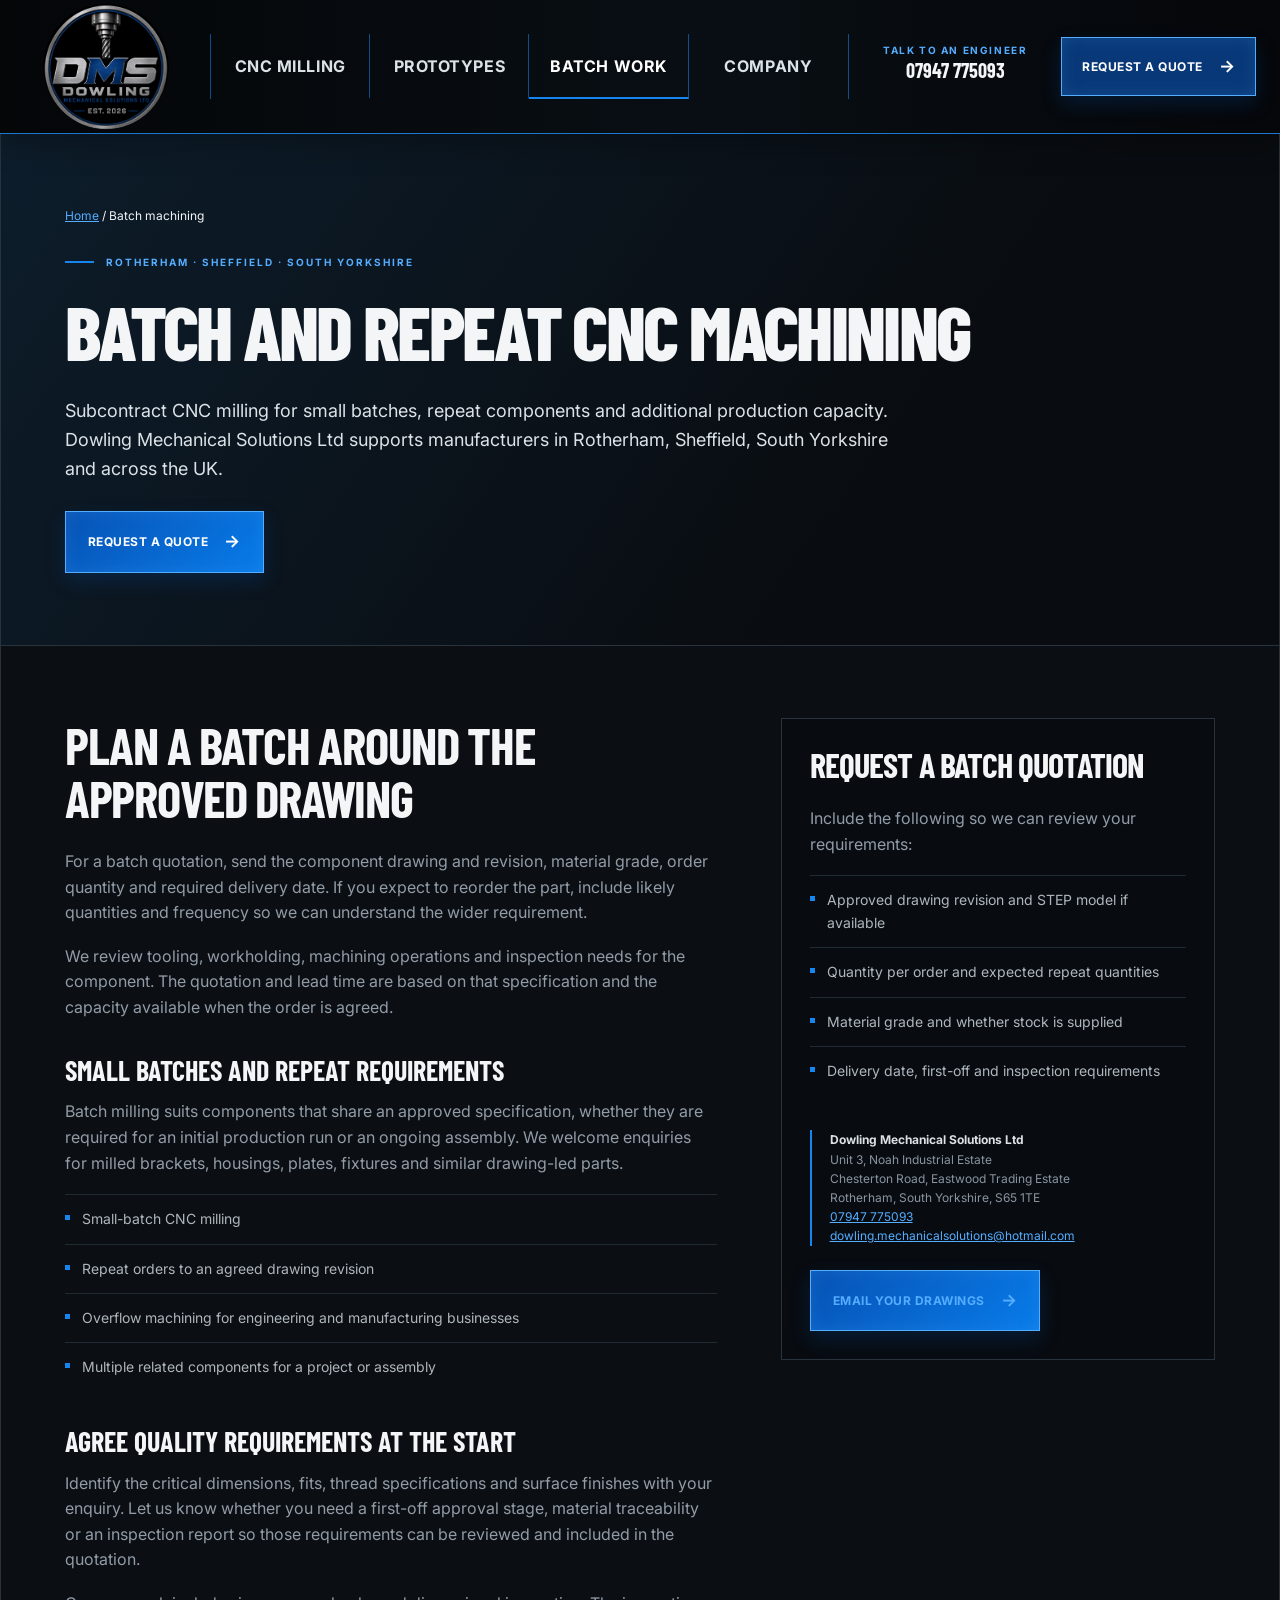
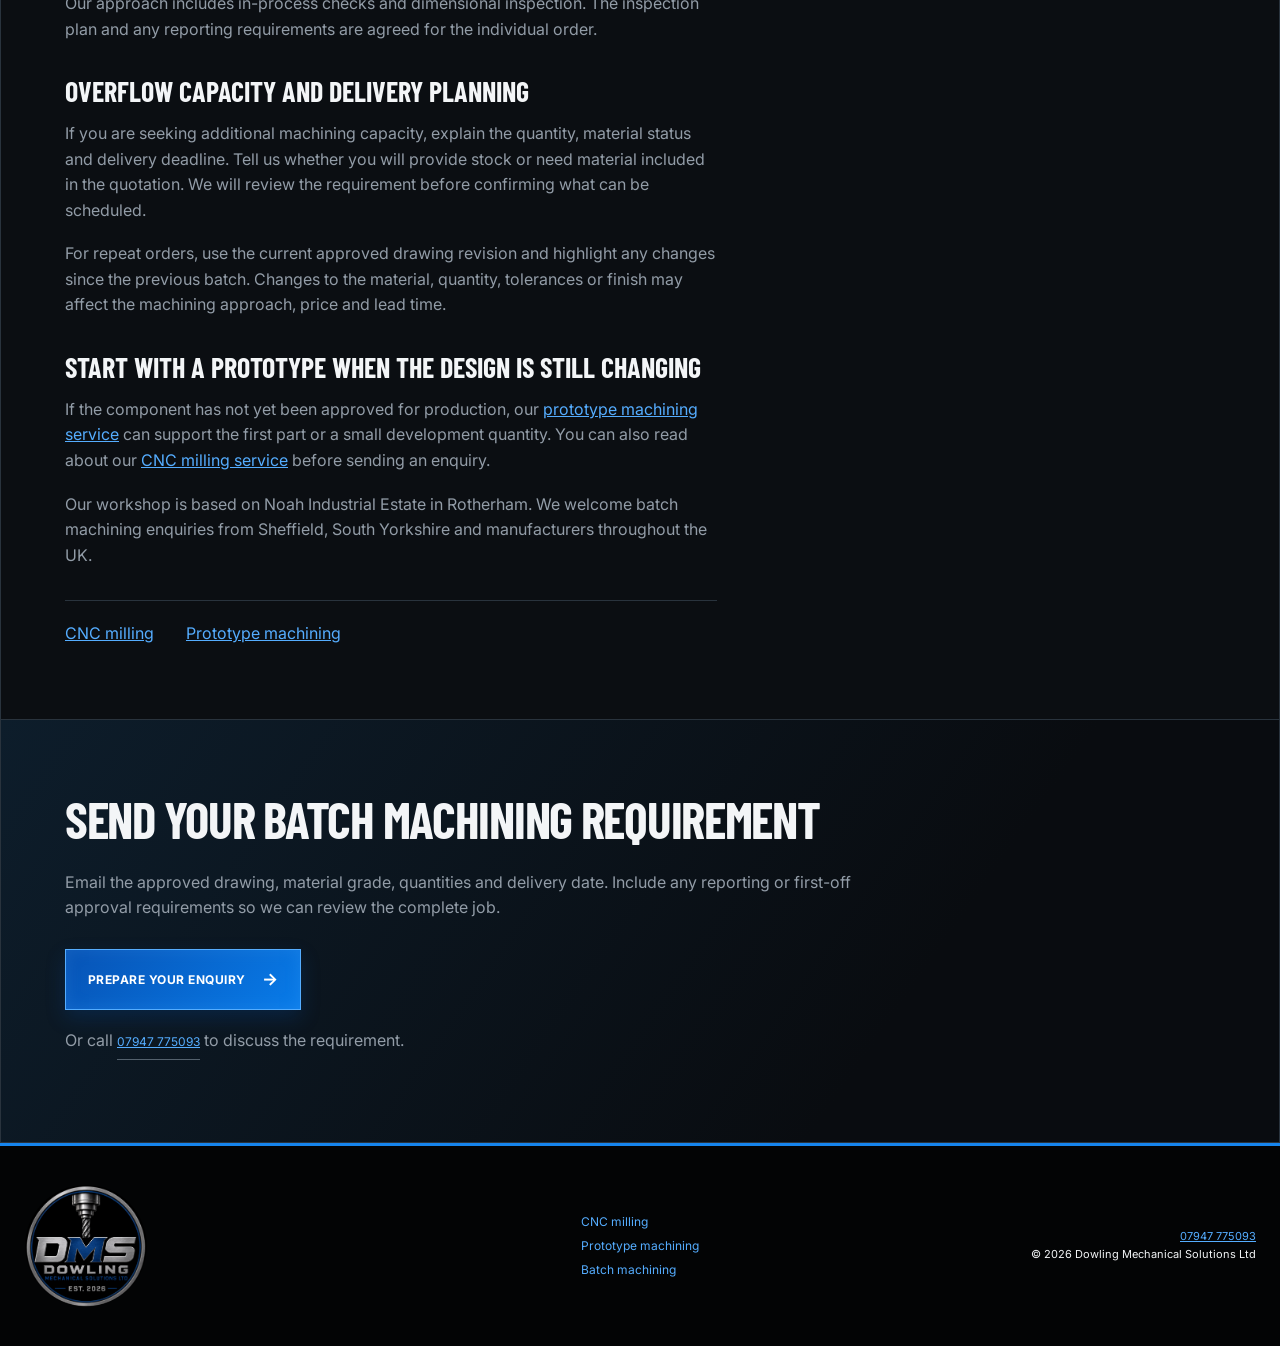
<file: batch-machining/index.html>
<!DOCTYPE html>
<html lang="en-GB">
<head>
  <meta charset="UTF-8" />
  <meta name="viewport" content="width=device-width, initial-scale=1.0" />
  <title>Batch CNC Machining in Rotherham | Dowling Mechanical Solutions</title>
  <meta name="description" content="Batch and repeat CNC milling from Rotherham for Sheffield and UK manufacturers. Drawing-led production, overflow machining and quotations for repeat orders." />
  <link rel="canonical" href="https://www.dowlingmechanicalsolutions.co.uk/batch-machining/" />
  <meta property="og:type" content="website" />
  <meta property="og:locale" content="en_GB" />
  <meta property="og:site_name" content="Dowling Mechanical Solutions Ltd" />
  <meta property="og:title" content="Batch CNC Machining in Rotherham | Dowling Mechanical Solutions" />
  <meta property="og:description" content="Batch and repeat CNC milling from Rotherham for Sheffield and UK manufacturers. Drawing-led production, overflow machining and quotations for repeat orders." />
  <meta property="og:url" content="https://www.dowlingmechanicalsolutions.co.uk/batch-machining/" />
  <meta property="og:image" content="https://www.dowlingmechanicalsolutions.co.uk/LOGO%20FOR%20BUSINESS%20FINAL.png" />
  <link rel="stylesheet" href="/styles.css" />
  <script type="application/ld+json">
{
  "@context": "https://schema.org",
  "@graph": [
    {
      "@type": "Service",
      "@id": "https://www.dowlingmechanicalsolutions.co.uk/batch-machining/#service",
      "name": "Batch machining",
      "url": "https://www.dowlingmechanicalsolutions.co.uk/batch-machining/",
      "description": "Batch and repeat CNC milling from Rotherham for Sheffield and UK manufacturers. Drawing-led production, overflow machining and quotations for repeat orders.",
      "provider": {
        "@id": "https://www.dowlingmechanicalsolutions.co.uk/#business"
      },
      "areaServed": [
        "Rotherham",
        "Sheffield",
        "South Yorkshire",
        "United Kingdom"
      ]
    },
    {
      "@type": "BreadcrumbList",
      "itemListElement": [
        {
          "@type": "ListItem",
          "position": 1,
          "name": "Home",
          "item": "https://www.dowlingmechanicalsolutions.co.uk/"
        },
        {
          "@type": "ListItem",
          "position": 2,
          "name": "Batch machining",
          "item": "https://www.dowlingmechanicalsolutions.co.uk/batch-machining/"
        }
      ]
    }
  ]
}
  </script>
  <link rel="icon" type="image/png" href="/LOGO%20FOR%20BUSINESS%20FINAL.png" />
</head>
<body>
  <header class="site-header">
    <a class="brand" href="/" aria-label="Dowling Mechanical Solutions Ltd home"><img src="/LOGO%20FOR%20BUSINESS%20FINAL.png?v=20260724" alt="Dowling Mechanical Solutions Ltd" /></a>
    <button class="menu-toggle" aria-label="Toggle navigation" aria-controls="primary-navigation" aria-expanded="false">Menu</button>
    <nav class="site-nav" id="primary-navigation" aria-label="Primary navigation">
      <a href="/cnc-milling/">CNC milling</a>
      <a href="/prototype-machining/">Prototypes</a>
      <a href="/batch-machining/" aria-current="page">Batch work</a>
      <a href="/#about">Company</a>
    </nav>
    <div class="header-actions">
      <a class="phone" href="tel:+447947775093"><small>Talk to an engineer</small>07947 775093</a>
      <a class="quote-button" href="/#contact">Request a quote <span>&rarr;</span></a>
    </div>
  </header>
  <main class="service-page">
    <section class="section service-page-hero">
      <nav class="breadcrumb" aria-label="Breadcrumb"><a href="/">Home</a> / <span aria-current="page">Batch machining</span></nav>
      <p class="eyebrow"><span></span>Rotherham &middot; Sheffield &middot; South Yorkshire</p>
      <h1>Batch and repeat CNC machining</h1>
      <p class="lead">Subcontract CNC milling for small batches, repeat components and additional production capacity. Dowling Mechanical Solutions Ltd supports manufacturers in Rotherham, Sheffield, South Yorkshire and across the UK.</p>
      <a class="primary" href="/#contact">Request a quote <span>&rarr;</span></a>
    </section>
    <section class="section service-content">
      <div>
        <h2>Plan a batch around the approved drawing</h2>
<p>For a batch quotation, send the component drawing and revision, material grade, order quantity and required delivery date. If you expect to reorder the part, include likely quantities and frequency so we can understand the wider requirement.</p>
<p>We review tooling, workholding, machining operations and inspection needs for the component. The quotation and lead time are based on that specification and the capacity available when the order is agreed.</p>
<h3>Small batches and repeat requirements</h3>
<p>Batch milling suits components that share an approved specification, whether they are required for an initial production run or an ongoing assembly. We welcome enquiries for milled brackets, housings, plates, fixtures and similar drawing-led parts.</p>
<ul><li>Small-batch CNC milling</li><li>Repeat orders to an agreed drawing revision</li><li>Overflow machining for engineering and manufacturing businesses</li><li>Multiple related components for a project or assembly</li></ul>
<h3>Agree quality requirements at the start</h3>
<p>Identify the critical dimensions, fits, thread specifications and surface finishes with your enquiry. Let us know whether you need a first-off approval stage, material traceability or an inspection report so those requirements can be reviewed and included in the quotation.</p>
<p>Our approach includes in-process checks and dimensional inspection. The inspection plan and any reporting requirements are agreed for the individual order.</p>
<h3>Overflow capacity and delivery planning</h3>
<p>If you are seeking additional machining capacity, explain the quantity, material status and delivery deadline. Tell us whether you will provide stock or need material included in the quotation. We will review the requirement before confirming what can be scheduled.</p>
<p>For repeat orders, use the current approved drawing revision and highlight any changes since the previous batch. Changes to the material, quantity, tolerances or finish may affect the machining approach, price and lead time.</p>
<h3>Start with a prototype when the design is still changing</h3>
<p>If the component has not yet been approved for production, our <a href="/prototype-machining/">prototype machining service</a> can support the first part or a small development quantity. You can also read about our <a href="/cnc-milling/">CNC milling service</a> before sending an enquiry.</p>
<p>Our workshop is based on Noah Industrial Estate in Rotherham. We welcome batch machining enquiries from Sheffield, South Yorkshire and manufacturers throughout the UK.</p>
        <nav class="related-services" aria-label="Related machining services"><a href="/cnc-milling/">CNC milling</a><a href="/prototype-machining/">Prototype machining</a></nav>
      </div>
      <aside aria-label="Quotation details">
        <h2>Request a batch quotation</h2>
        <p>Include the following so we can review your requirements:</p>
        <ul><li>Approved drawing revision and STEP model if available</li><li>Quantity per order and expected repeat quantities</li><li>Material grade and whether stock is supplied</li><li>Delivery date, first-off and inspection requirements</li></ul>
        <address><strong>Dowling Mechanical Solutions Ltd</strong><br />Unit 3, Noah Industrial Estate<br />Chesterton Road, Eastwood Trading Estate<br />Rotherham, South Yorkshire, S65 1TE<br /><a href="tel:+447947775093">07947 775093</a><br /><a href="mailto:dowling.mechanicalsolutions@hotmail.com">dowling.mechanicalsolutions@hotmail.com</a></address>
        <a class="primary" href="mailto:dowling.mechanicalsolutions@hotmail.com?subject=Batch%20machining%20enquiry">Email your drawings <span>&rarr;</span></a>
      </aside>
    </section>
    <section class="section service-cta">
      <h2>Send your batch machining requirement</h2>
      <p>Email the approved drawing, material grade, quantities and delivery date. Include any reporting or first-off approval requirements so we can review the complete job.</p>
      <a class="primary" href="/#contact">Prepare your enquiry <span>&rarr;</span></a>
      <p>Or call <a href="tel:+447947775093" class="text-link">07947 775093</a> to discuss the requirement.</p>
    </section>
  </main>
  <footer class="site-footer">
    <a class="footer-brand" href="/"><img src="/LOGO%20FOR%20BUSINESS%20FINAL.png?v=20260724" alt="Dowling Mechanical Solutions Ltd" /></a>
    <nav class="footer-services" aria-label="Machining services"><a href="/cnc-milling/">CNC milling</a><a href="/prototype-machining/">Prototype machining</a><a href="/batch-machining/">Batch machining</a></nav>
    <div><a href="tel:+447947775093">07947 775093</a><span>&copy; 2026 Dowling Mechanical Solutions Ltd</span></div>
  </footer>
  <script src="/script.js"></script>
</body>
</html>
</file>
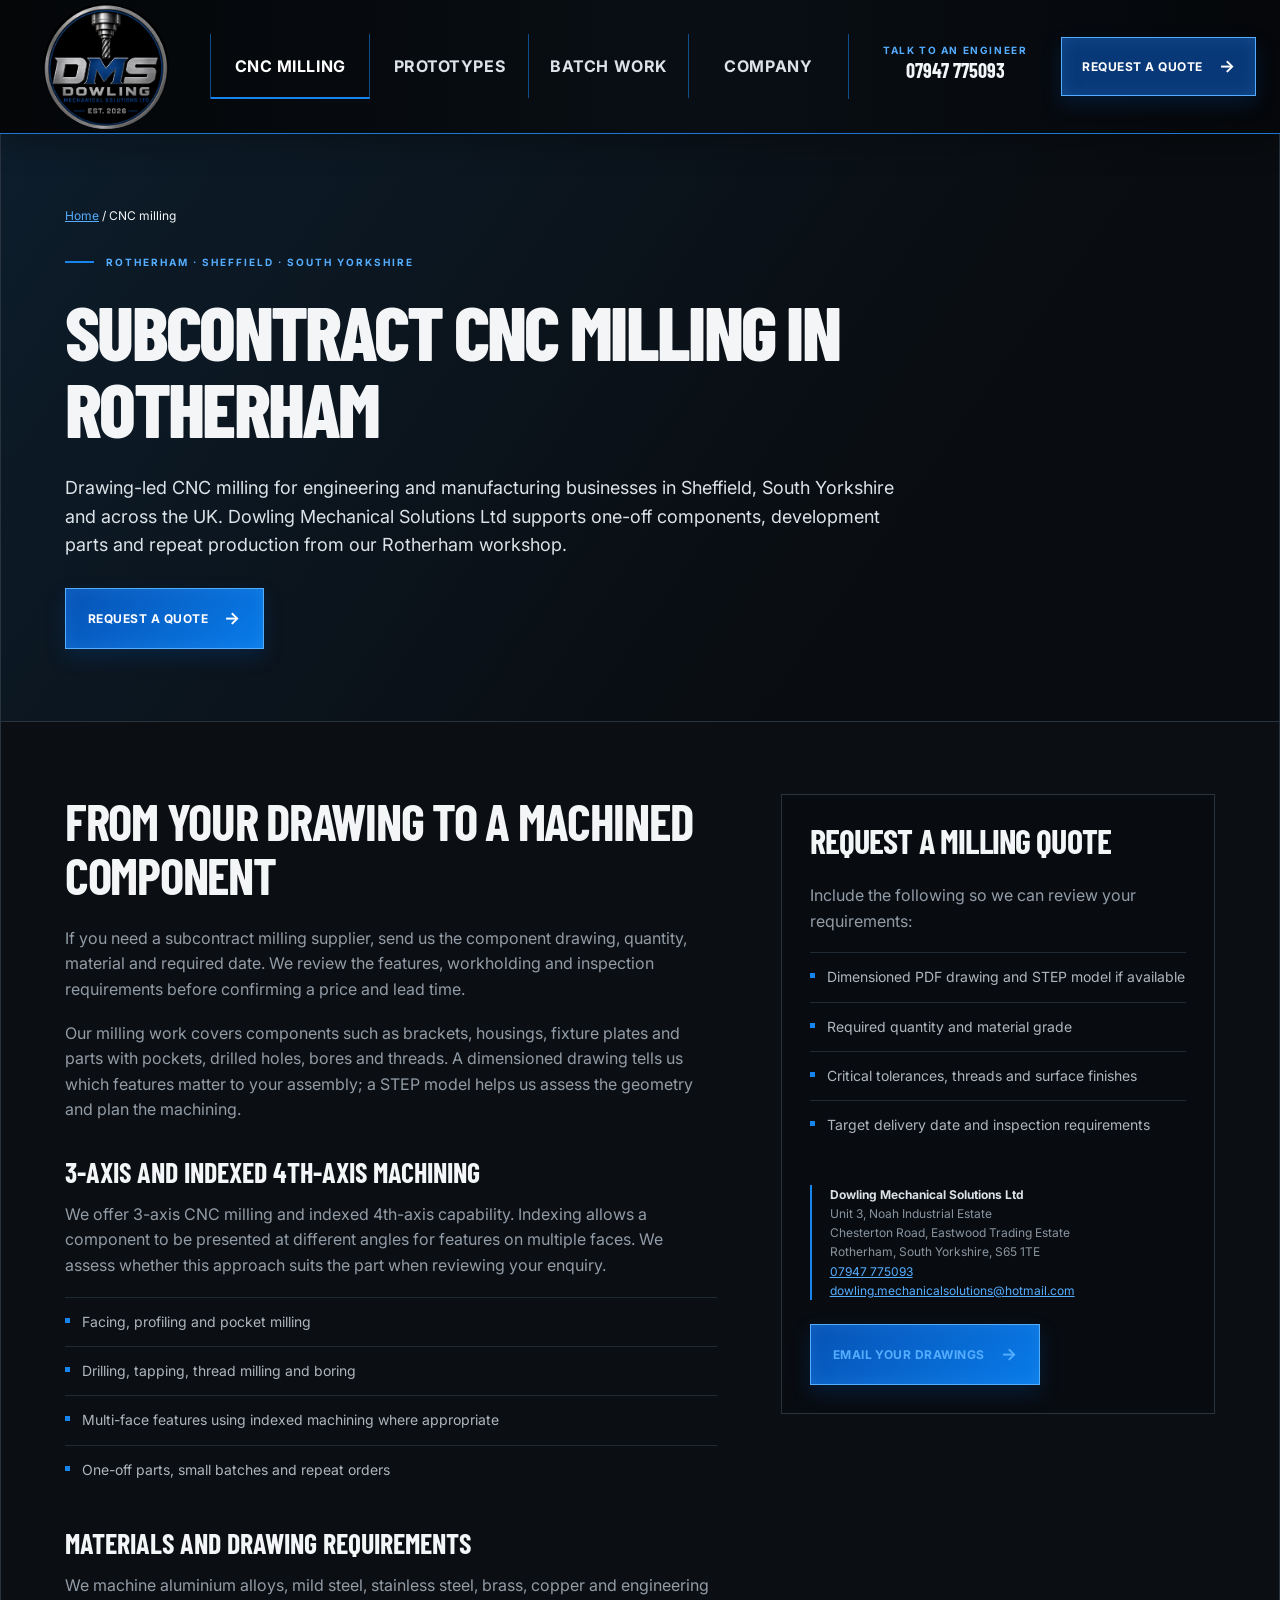
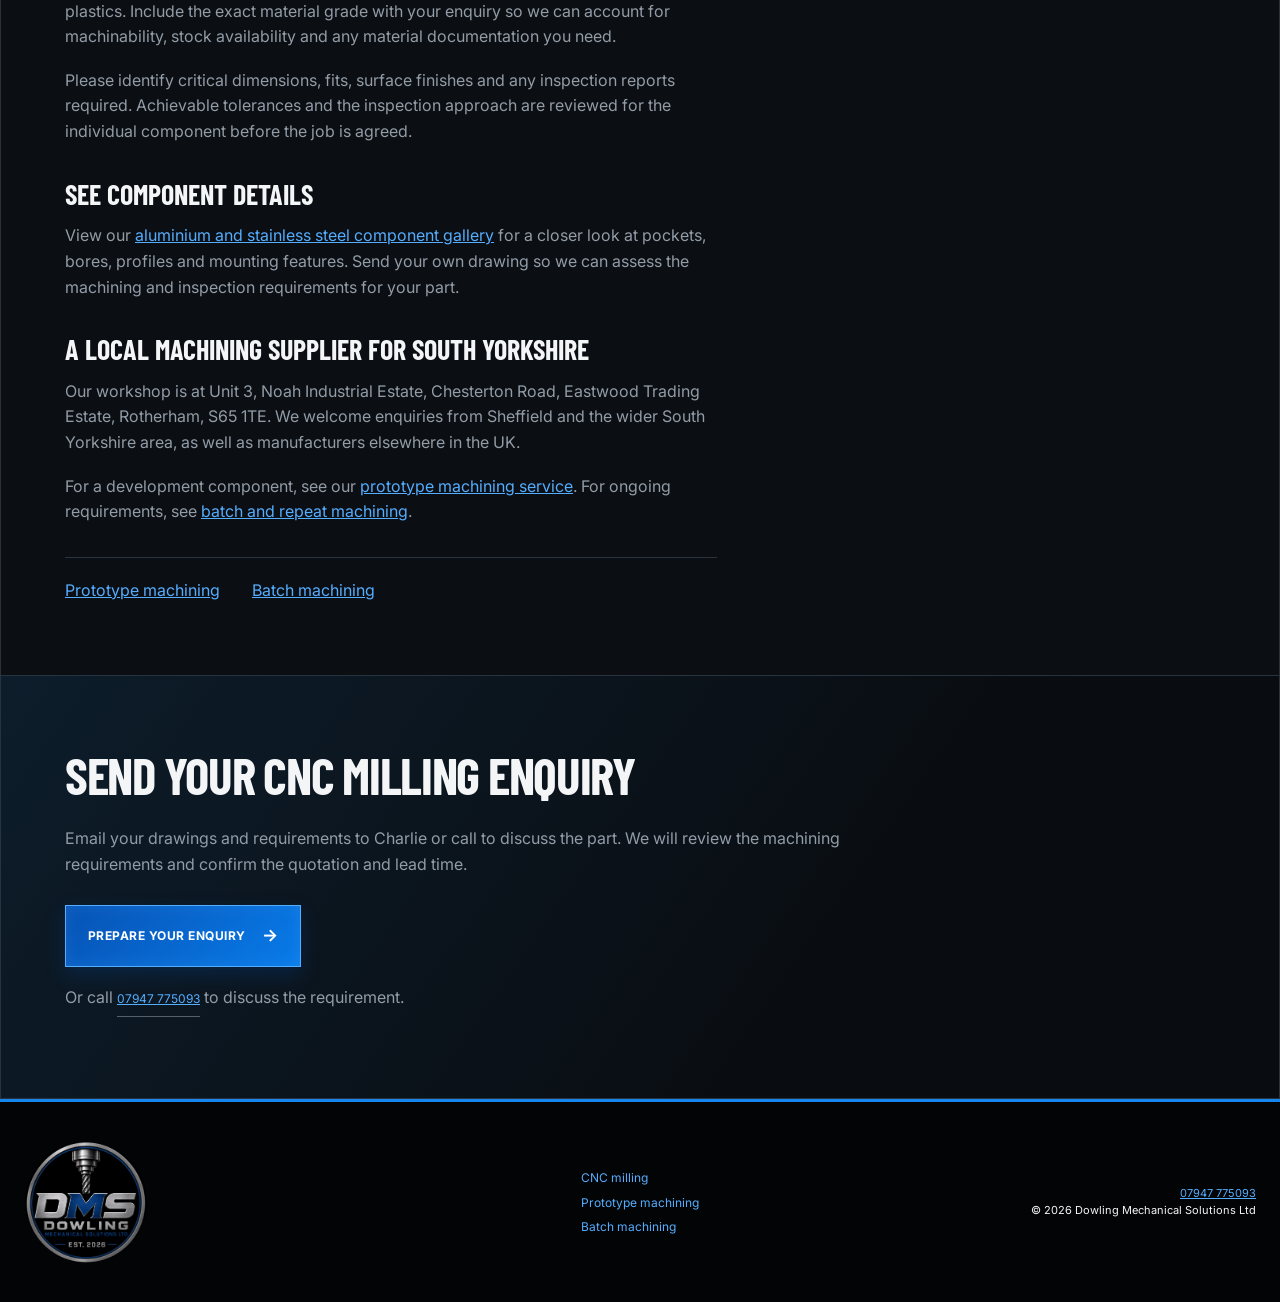
<file: cnc-milling/index.html>
<!DOCTYPE html>
<html lang="en-GB">
<head>
  <meta charset="UTF-8" />
  <meta name="viewport" content="width=device-width, initial-scale=1.0" />
  <title>CNC Milling Services in Rotherham | Dowling Mechanical Solutions</title>
  <meta name="description" content="Subcontract CNC milling in Rotherham for Sheffield and UK manufacturers. 3-axis and indexed 4th-axis machining for one-off parts, prototypes and batches." />
  <link rel="canonical" href="https://www.dowlingmechanicalsolutions.co.uk/cnc-milling/" />
  <meta property="og:type" content="website" />
  <meta property="og:locale" content="en_GB" />
  <meta property="og:site_name" content="Dowling Mechanical Solutions Ltd" />
  <meta property="og:title" content="CNC Milling Services in Rotherham | Dowling Mechanical Solutions" />
  <meta property="og:description" content="Subcontract CNC milling in Rotherham for Sheffield and UK manufacturers. 3-axis and indexed 4th-axis machining for one-off parts, prototypes and batches." />
  <meta property="og:url" content="https://www.dowlingmechanicalsolutions.co.uk/cnc-milling/" />
  <meta property="og:image" content="https://www.dowlingmechanicalsolutions.co.uk/LOGO%20FOR%20BUSINESS%20FINAL.png" />
  <link rel="stylesheet" href="/styles.css" />
  <script type="application/ld+json">
{
  "@context": "https://schema.org",
  "@graph": [
    {
      "@type": "Service",
      "@id": "https://www.dowlingmechanicalsolutions.co.uk/cnc-milling/#service",
      "name": "CNC milling",
      "url": "https://www.dowlingmechanicalsolutions.co.uk/cnc-milling/",
      "description": "Subcontract CNC milling in Rotherham for Sheffield and UK manufacturers. 3-axis and indexed 4th-axis machining for one-off parts, prototypes and batches.",
      "provider": {
        "@id": "https://www.dowlingmechanicalsolutions.co.uk/#business"
      },
      "areaServed": [
        "Rotherham",
        "Sheffield",
        "South Yorkshire",
        "United Kingdom"
      ]
    },
    {
      "@type": "BreadcrumbList",
      "itemListElement": [
        {
          "@type": "ListItem",
          "position": 1,
          "name": "Home",
          "item": "https://www.dowlingmechanicalsolutions.co.uk/"
        },
        {
          "@type": "ListItem",
          "position": 2,
          "name": "CNC milling",
          "item": "https://www.dowlingmechanicalsolutions.co.uk/cnc-milling/"
        }
      ]
    }
  ]
}
  </script>
  <link rel="icon" type="image/png" href="/LOGO%20FOR%20BUSINESS%20FINAL.png" />
</head>
<body>
  <header class="site-header">
    <a class="brand" href="/" aria-label="Dowling Mechanical Solutions Ltd home"><img src="/LOGO%20FOR%20BUSINESS%20FINAL.png?v=20260724" alt="Dowling Mechanical Solutions Ltd" /></a>
    <button class="menu-toggle" aria-label="Toggle navigation" aria-controls="primary-navigation" aria-expanded="false">Menu</button>
    <nav class="site-nav" id="primary-navigation" aria-label="Primary navigation">
      <a href="/cnc-milling/" aria-current="page">CNC milling</a>
      <a href="/prototype-machining/">Prototypes</a>
      <a href="/batch-machining/">Batch work</a>
      <a href="/#about">Company</a>
    </nav>
    <div class="header-actions">
      <a class="phone" href="tel:+447947775093"><small>Talk to an engineer</small>07947 775093</a>
      <a class="quote-button" href="/#contact">Request a quote <span>&rarr;</span></a>
    </div>
  </header>
  <main class="service-page">
    <section class="section service-page-hero">
      <nav class="breadcrumb" aria-label="Breadcrumb"><a href="/">Home</a> / <span aria-current="page">CNC milling</span></nav>
      <p class="eyebrow"><span></span>Rotherham &middot; Sheffield &middot; South Yorkshire</p>
      <h1>Subcontract CNC milling in Rotherham</h1>
      <p class="lead">Drawing-led CNC milling for engineering and manufacturing businesses in Sheffield, South Yorkshire and across the UK. Dowling Mechanical Solutions Ltd supports one-off components, development parts and repeat production from our Rotherham workshop.</p>
      <a class="primary" href="/#contact">Request a quote <span>&rarr;</span></a>
    </section>
    <section class="section service-content">
      <div>
        <h2>From your drawing to a machined component</h2>
<p>If you need a subcontract milling supplier, send us the component drawing, quantity, material and required date. We review the features, workholding and inspection requirements before confirming a price and lead time.</p>
<p>Our milling work covers components such as brackets, housings, fixture plates and parts with pockets, drilled holes, bores and threads. A dimensioned drawing tells us which features matter to your assembly; a STEP model helps us assess the geometry and plan the machining.</p>
<h3>3-axis and indexed 4th-axis machining</h3>
<p>We offer 3-axis CNC milling and indexed 4th-axis capability. Indexing allows a component to be presented at different angles for features on multiple faces. We assess whether this approach suits the part when reviewing your enquiry.</p>
<ul><li>Facing, profiling and pocket milling</li><li>Drilling, tapping, thread milling and boring</li><li>Multi-face features using indexed machining where appropriate</li><li>One-off parts, small batches and repeat orders</li></ul>
<h3>Materials and drawing requirements</h3>
<p>We machine aluminium alloys, mild steel, stainless steel, brass, copper and engineering plastics. Include the exact material grade with your enquiry so we can account for machinability, stock availability and any material documentation you need.</p>
<p>Please identify critical dimensions, fits, surface finishes and any inspection reports required. Achievable tolerances and the inspection approach are reviewed for the individual component before the job is agreed.</p>
<h3>See component details</h3>
<p>View our <a href="/#machined-components">aluminium and stainless steel component gallery</a> for a closer look at pockets, bores, profiles and mounting features. Send your own drawing so we can assess the machining and inspection requirements for your part.</p>
<h3>A local machining supplier for South Yorkshire</h3>
<p>Our workshop is at Unit 3, Noah Industrial Estate, Chesterton Road, Eastwood Trading Estate, Rotherham, S65 1TE. We welcome enquiries from Sheffield and the wider South Yorkshire area, as well as manufacturers elsewhere in the UK.</p>
<p>For a development component, see our <a href="/prototype-machining/">prototype machining service</a>. For ongoing requirements, see <a href="/batch-machining/">batch and repeat machining</a>.</p>
        <nav class="related-services" aria-label="Related machining services"><a href="/prototype-machining/">Prototype machining</a><a href="/batch-machining/">Batch machining</a></nav>
      </div>
      <aside aria-label="Quotation details">
        <h2>Request a milling quote</h2>
        <p>Include the following so we can review your requirements:</p>
        <ul><li>Dimensioned PDF drawing and STEP model if available</li><li>Required quantity and material grade</li><li>Critical tolerances, threads and surface finishes</li><li>Target delivery date and inspection requirements</li></ul>
        <address><strong>Dowling Mechanical Solutions Ltd</strong><br />Unit 3, Noah Industrial Estate<br />Chesterton Road, Eastwood Trading Estate<br />Rotherham, South Yorkshire, S65 1TE<br /><a href="tel:+447947775093">07947 775093</a><br /><a href="mailto:dowling.mechanicalsolutions@hotmail.com">dowling.mechanicalsolutions@hotmail.com</a></address>
        <a class="primary" href="mailto:dowling.mechanicalsolutions@hotmail.com?subject=CNC%20milling%20enquiry">Email your drawings <span>&rarr;</span></a>
      </aside>
    </section>
    <section class="section service-cta">
      <h2>Send your CNC milling enquiry</h2>
      <p>Email your drawings and requirements to Charlie or call to discuss the part. We will review the machining requirements and confirm the quotation and lead time.</p>
      <a class="primary" href="/#contact">Prepare your enquiry <span>&rarr;</span></a>
      <p>Or call <a href="tel:+447947775093" class="text-link">07947 775093</a> to discuss the requirement.</p>
    </section>
  </main>
  <footer class="site-footer">
    <a class="footer-brand" href="/"><img src="/LOGO%20FOR%20BUSINESS%20FINAL.png?v=20260724" alt="Dowling Mechanical Solutions Ltd" /></a>
    <nav class="footer-services" aria-label="Machining services"><a href="/cnc-milling/">CNC milling</a><a href="/prototype-machining/">Prototype machining</a><a href="/batch-machining/">Batch machining</a></nav>
    <div><a href="tel:+447947775093">07947 775093</a><span>&copy; 2026 Dowling Mechanical Solutions Ltd</span></div>
  </footer>
  <script src="/script.js"></script>
</body>
</html>
</file>
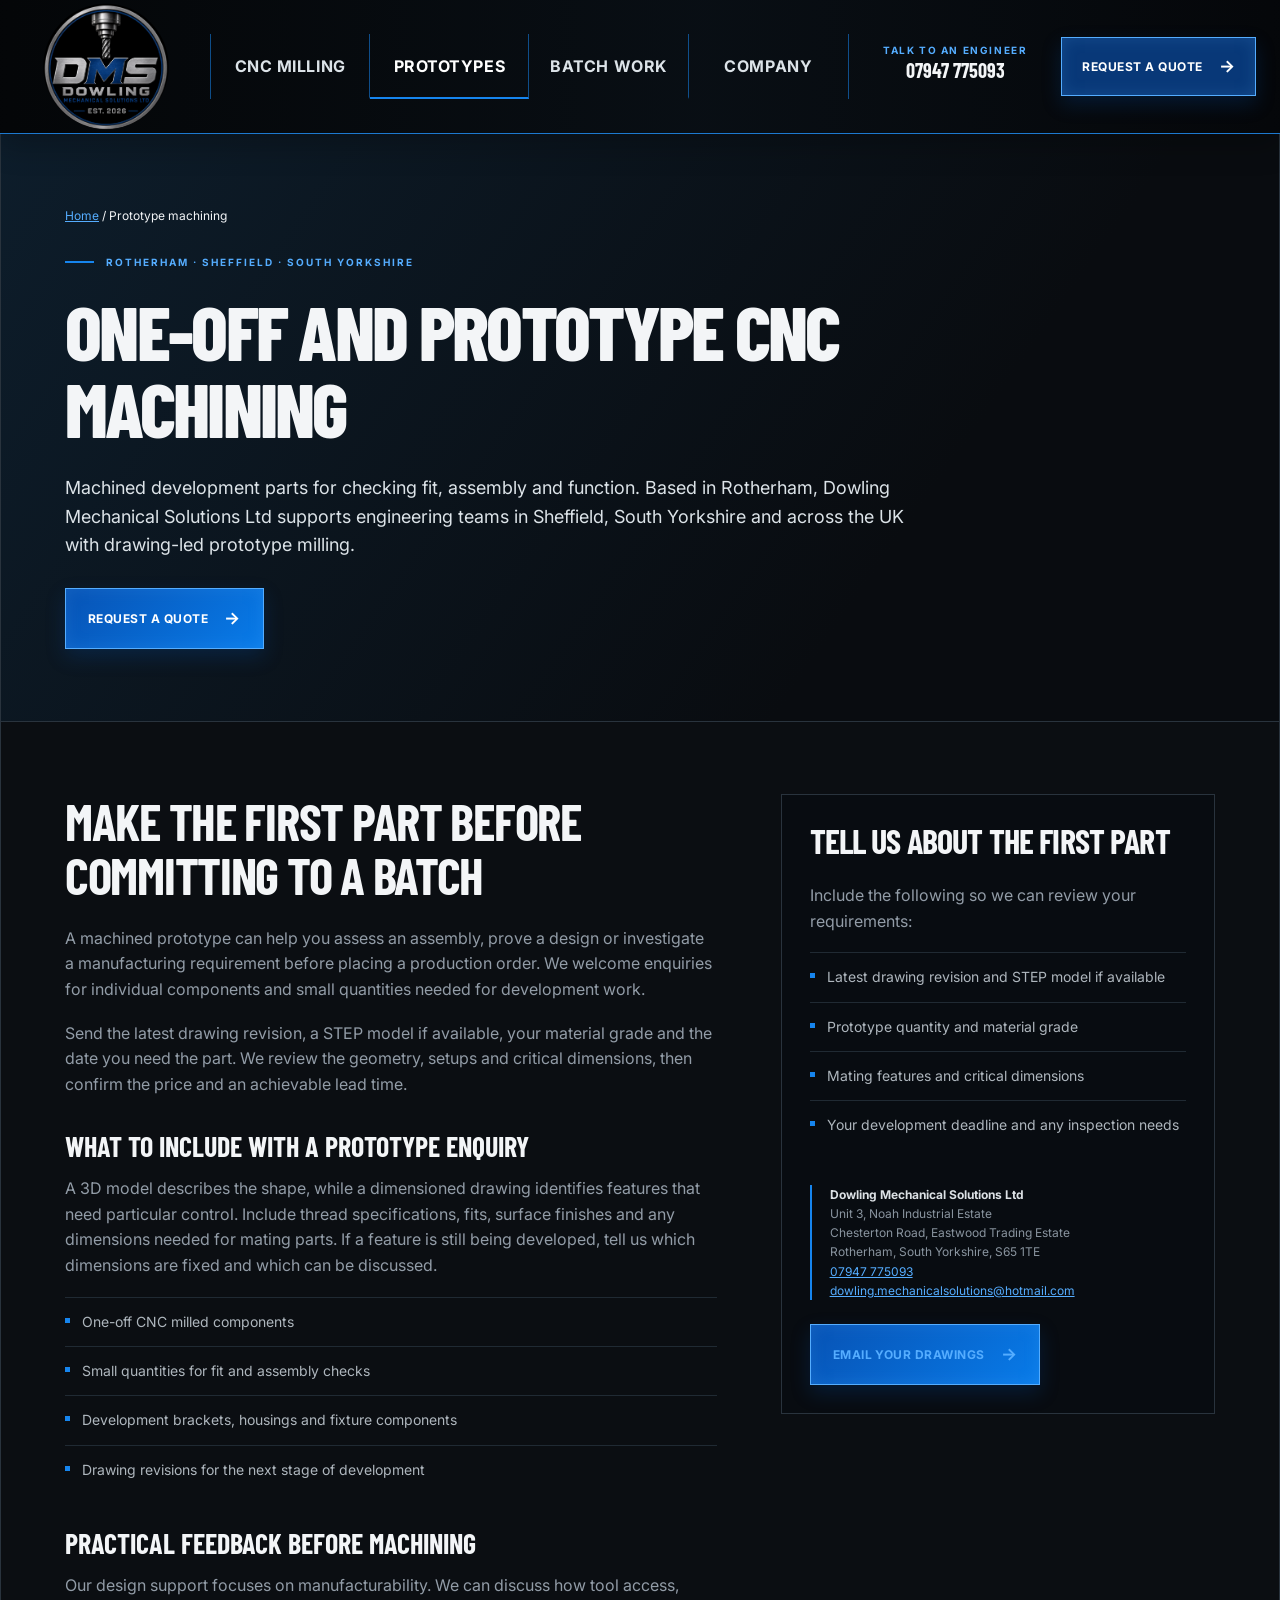
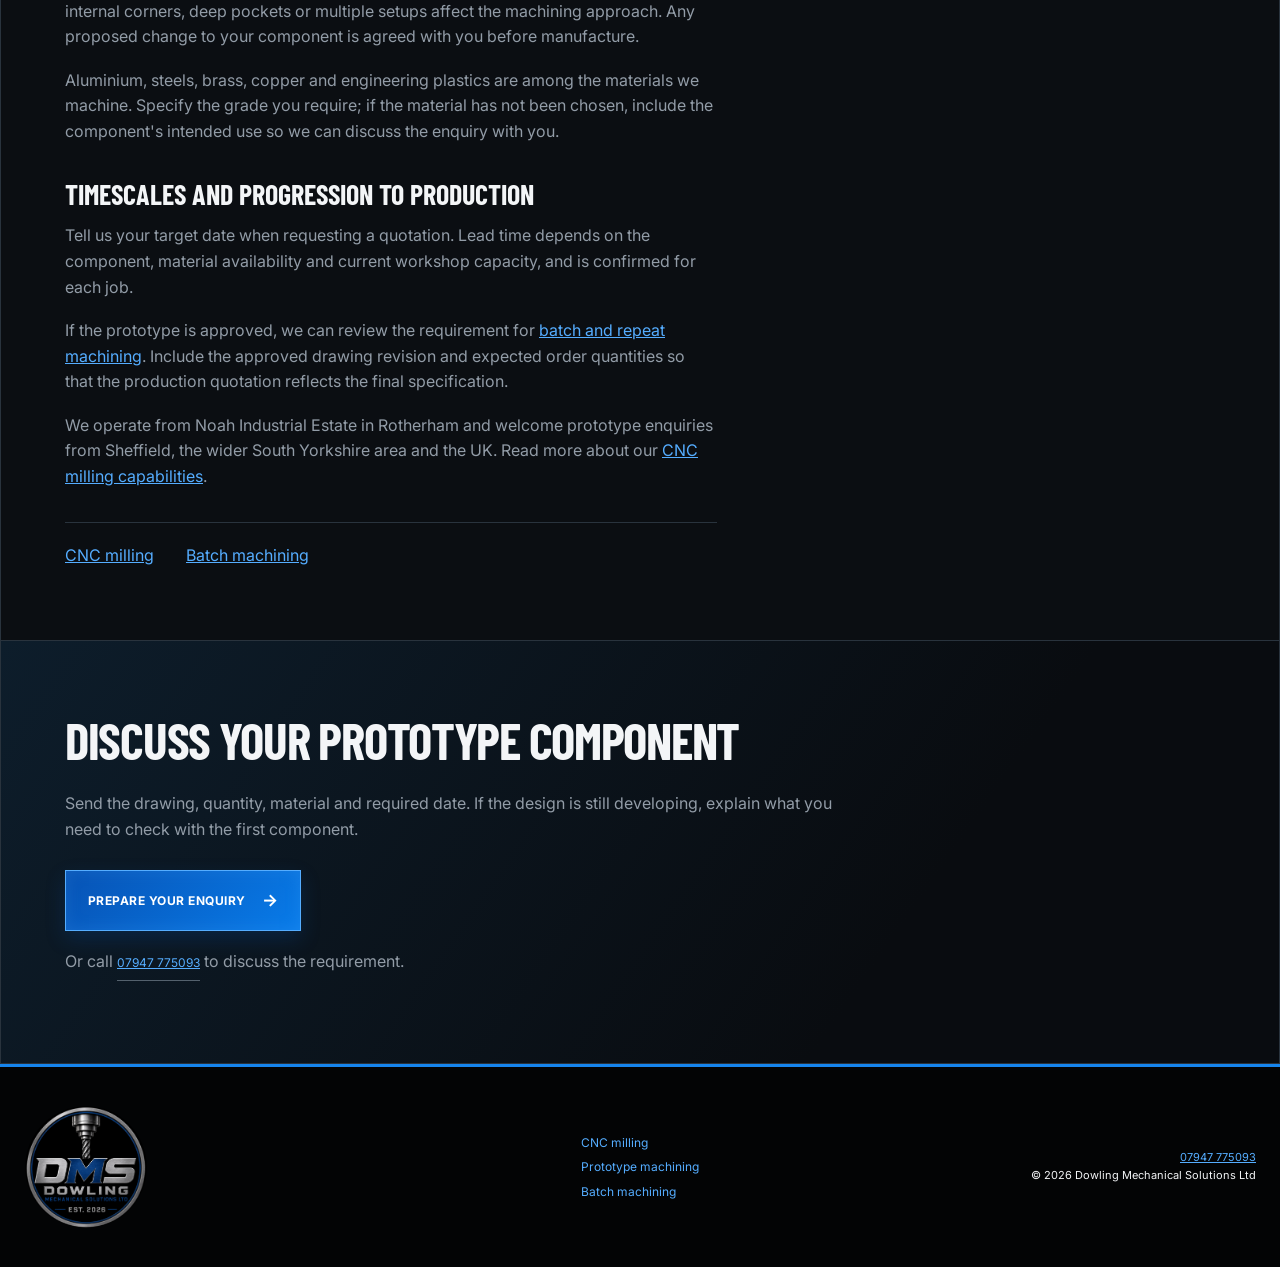
<file: prototype-machining/index.html>
<!DOCTYPE html>
<html lang="en-GB">
<head>
  <meta charset="UTF-8" />
  <meta name="viewport" content="width=device-width, initial-scale=1.0" />
  <title>Prototype Machining in Rotherham | Dowling Mechanical Solutions</title>
  <meta name="description" content="One-off and prototype CNC machining in Rotherham for Sheffield and UK engineering teams. Send your drawing, material and required date for a quotation." />
  <link rel="canonical" href="https://www.dowlingmechanicalsolutions.co.uk/prototype-machining/" />
  <meta property="og:type" content="website" />
  <meta property="og:locale" content="en_GB" />
  <meta property="og:site_name" content="Dowling Mechanical Solutions Ltd" />
  <meta property="og:title" content="Prototype Machining in Rotherham | Dowling Mechanical Solutions" />
  <meta property="og:description" content="One-off and prototype CNC machining in Rotherham for Sheffield and UK engineering teams. Send your drawing, material and required date for a quotation." />
  <meta property="og:url" content="https://www.dowlingmechanicalsolutions.co.uk/prototype-machining/" />
  <meta property="og:image" content="https://www.dowlingmechanicalsolutions.co.uk/LOGO%20FOR%20BUSINESS%20FINAL.png" />
  <link rel="stylesheet" href="/styles.css" />
  <script type="application/ld+json">
{
  "@context": "https://schema.org",
  "@graph": [
    {
      "@type": "Service",
      "@id": "https://www.dowlingmechanicalsolutions.co.uk/prototype-machining/#service",
      "name": "Prototype machining",
      "url": "https://www.dowlingmechanicalsolutions.co.uk/prototype-machining/",
      "description": "One-off and prototype CNC machining in Rotherham for Sheffield and UK engineering teams. Send your drawing, material and required date for a quotation.",
      "provider": {
        "@id": "https://www.dowlingmechanicalsolutions.co.uk/#business"
      },
      "areaServed": [
        "Rotherham",
        "Sheffield",
        "South Yorkshire",
        "United Kingdom"
      ]
    },
    {
      "@type": "BreadcrumbList",
      "itemListElement": [
        {
          "@type": "ListItem",
          "position": 1,
          "name": "Home",
          "item": "https://www.dowlingmechanicalsolutions.co.uk/"
        },
        {
          "@type": "ListItem",
          "position": 2,
          "name": "Prototype machining",
          "item": "https://www.dowlingmechanicalsolutions.co.uk/prototype-machining/"
        }
      ]
    }
  ]
}
  </script>
  <link rel="icon" type="image/png" href="/LOGO%20FOR%20BUSINESS%20FINAL.png" />
</head>
<body>
  <header class="site-header">
    <a class="brand" href="/" aria-label="Dowling Mechanical Solutions Ltd home"><img src="/LOGO%20FOR%20BUSINESS%20FINAL.png?v=20260724" alt="Dowling Mechanical Solutions Ltd" /></a>
    <button class="menu-toggle" aria-label="Toggle navigation" aria-controls="primary-navigation" aria-expanded="false">Menu</button>
    <nav class="site-nav" id="primary-navigation" aria-label="Primary navigation">
      <a href="/cnc-milling/">CNC milling</a>
      <a href="/prototype-machining/" aria-current="page">Prototypes</a>
      <a href="/batch-machining/">Batch work</a>
      <a href="/#about">Company</a>
    </nav>
    <div class="header-actions">
      <a class="phone" href="tel:+447947775093"><small>Talk to an engineer</small>07947 775093</a>
      <a class="quote-button" href="/#contact">Request a quote <span>&rarr;</span></a>
    </div>
  </header>
  <main class="service-page">
    <section class="section service-page-hero">
      <nav class="breadcrumb" aria-label="Breadcrumb"><a href="/">Home</a> / <span aria-current="page">Prototype machining</span></nav>
      <p class="eyebrow"><span></span>Rotherham &middot; Sheffield &middot; South Yorkshire</p>
      <h1>One-off and prototype CNC machining</h1>
      <p class="lead">Machined development parts for checking fit, assembly and function. Based in Rotherham, Dowling Mechanical Solutions Ltd supports engineering teams in Sheffield, South Yorkshire and across the UK with drawing-led prototype milling.</p>
      <a class="primary" href="/#contact">Request a quote <span>&rarr;</span></a>
    </section>
    <section class="section service-content">
      <div>
        <h2>Make the first part before committing to a batch</h2>
<p>A machined prototype can help you assess an assembly, prove a design or investigate a manufacturing requirement before placing a production order. We welcome enquiries for individual components and small quantities needed for development work.</p>
<p>Send the latest drawing revision, a STEP model if available, your material grade and the date you need the part. We review the geometry, setups and critical dimensions, then confirm the price and an achievable lead time.</p>
<h3>What to include with a prototype enquiry</h3>
<p>A 3D model describes the shape, while a dimensioned drawing identifies features that need particular control. Include thread specifications, fits, surface finishes and any dimensions needed for mating parts. If a feature is still being developed, tell us which dimensions are fixed and which can be discussed.</p>
<ul><li>One-off CNC milled components</li><li>Small quantities for fit and assembly checks</li><li>Development brackets, housings and fixture components</li><li>Drawing revisions for the next stage of development</li></ul>
<h3>Practical feedback before machining</h3>
<p>Our design support focuses on manufacturability. We can discuss how tool access, internal corners, deep pockets or multiple setups affect the machining approach. Any proposed change to your component is agreed with you before manufacture.</p>
<p>Aluminium, steels, brass, copper and engineering plastics are among the materials we machine. Specify the grade you require; if the material has not been chosen, include the component's intended use so we can discuss the enquiry with you.</p>
<h3>Timescales and progression to production</h3>
<p>Tell us your target date when requesting a quotation. Lead time depends on the component, material availability and current workshop capacity, and is confirmed for each job.</p>
<p>If the prototype is approved, we can review the requirement for <a href="/batch-machining/">batch and repeat machining</a>. Include the approved drawing revision and expected order quantities so that the production quotation reflects the final specification.</p>
<p>We operate from Noah Industrial Estate in Rotherham and welcome prototype enquiries from Sheffield, the wider South Yorkshire area and the UK. Read more about our <a href="/cnc-milling/">CNC milling capabilities</a>.</p>
        <nav class="related-services" aria-label="Related machining services"><a href="/cnc-milling/">CNC milling</a><a href="/batch-machining/">Batch machining</a></nav>
      </div>
      <aside aria-label="Quotation details">
        <h2>Tell us about the first part</h2>
        <p>Include the following so we can review your requirements:</p>
        <ul><li>Latest drawing revision and STEP model if available</li><li>Prototype quantity and material grade</li><li>Mating features and critical dimensions</li><li>Your development deadline and any inspection needs</li></ul>
        <address><strong>Dowling Mechanical Solutions Ltd</strong><br />Unit 3, Noah Industrial Estate<br />Chesterton Road, Eastwood Trading Estate<br />Rotherham, South Yorkshire, S65 1TE<br /><a href="tel:+447947775093">07947 775093</a><br /><a href="mailto:dowling.mechanicalsolutions@hotmail.com">dowling.mechanicalsolutions@hotmail.com</a></address>
        <a class="primary" href="mailto:dowling.mechanicalsolutions@hotmail.com?subject=Prototype%20machining%20enquiry">Email your drawings <span>&rarr;</span></a>
      </aside>
    </section>
    <section class="section service-cta">
      <h2>Discuss your prototype component</h2>
      <p>Send the drawing, quantity, material and required date. If the design is still developing, explain what you need to check with the first component.</p>
      <a class="primary" href="/#contact">Prepare your enquiry <span>&rarr;</span></a>
      <p>Or call <a href="tel:+447947775093" class="text-link">07947 775093</a> to discuss the requirement.</p>
    </section>
  </main>
  <footer class="site-footer">
    <a class="footer-brand" href="/"><img src="/LOGO%20FOR%20BUSINESS%20FINAL.png?v=20260724" alt="Dowling Mechanical Solutions Ltd" /></a>
    <nav class="footer-services" aria-label="Machining services"><a href="/cnc-milling/">CNC milling</a><a href="/prototype-machining/">Prototype machining</a><a href="/batch-machining/">Batch machining</a></nav>
    <div><a href="tel:+447947775093">07947 775093</a><span>&copy; 2026 Dowling Mechanical Solutions Ltd</span></div>
  </footer>
  <script src="/script.js"></script>
</body>
</html>
</file>
<file: styles.css>
@import url('https://fonts.googleapis.com/css2?family=Barlow+Condensed:wght@500;600;700;800;900&family=Inter:wght@400;500;600;700&display=swap');

:root { --black:#050608; --panel:#0a0d11; --panel-2:#0e141b; --blue:#1685ee; --blue-light:#55adff; --white:#f3f5f7; --muted:#929ca7; --line:#29333d; --page:1280px; }
* { box-sizing:border-box; }
html { scroll-behavior:smooth; }
body { margin:0; min-width:320px; color:var(--white); background:var(--black); font-family:Inter,Arial,sans-serif; line-height:1.6; }
body::before { position:fixed; inset:0; z-index:-1; content:""; opacity:.28; background:radial-gradient(circle at 70% 5%,#18324d 0,transparent 27%),repeating-linear-gradient(0deg,rgba(255,255,255,.018) 0 1px,transparent 1px 4px); }
button,input,textarea { font:inherit; }
button { cursor:pointer; }
h1,h2,h3,p { margin-top:0; }
h1,h2,h3,.brand-copy,.number { font-family:"Barlow Condensed","Arial Narrow",sans-serif; }
p { color:var(--muted); }

.site-header { position:sticky; top:0; z-index:50; display:grid; grid-template-columns:210px 1fr auto; align-items:center; min-height:134px; padding:0 max(24px,calc((100% - var(--page))/2)); border-bottom:1px solid #1d79cf; background:linear-gradient(90deg,rgba(4,6,8,.98),rgba(9,15,21,.96) 55%,rgba(5,7,10,.98)); box-shadow:0 12px 28px rgba(0,0,0,.24); backdrop-filter:blur(15px); }
.brand { position:relative; z-index:1; display:grid; place-items:center; width:164px; height:132px; color:inherit; text-decoration:none; }
.brand::before { position:absolute; inset:10px 0; border-left:1px solid rgba(76,126,165,.42); content:""; background:linear-gradient(180deg,rgba(22,133,238,.1),transparent 70%); }
.brand img { position:relative; width:128px; height:128px; object-fit:contain; filter:drop-shadow(0 8px 15px rgba(0,0,0,.65)); }
.brand-copy { display:flex; flex-direction:column; padding-left:15px; border-left:1px solid #4c5660; }
.brand-copy strong { font-size:31px; font-weight:900; letter-spacing:.06em; line-height:.9; }
.brand-copy strong span { color:var(--blue-light); }
.brand-copy small { margin-top:9px; color:#c2c8ce; font:600 8px/1 Inter,sans-serif; letter-spacing:.23em; }
.site-nav { display:grid; grid-template-columns:repeat(4,minmax(0,1fr)); align-items:center; width:100%; border-right:1px solid rgba(22,133,238,.55); border-left:1px solid rgba(22,133,238,.55); transform:translateX(-24px); }
.site-nav button,.menu-toggle { border:0; border-bottom:2px solid transparent; padding:20px 8px 18px; color:#dce3e8; background:transparent; font-size:16px; font-weight:700; letter-spacing:.035em; text-transform:uppercase; transition:color .2s ease,border-color .2s ease; }
.site-nav button:not(:last-child) { border-right:1px solid rgba(22,133,238,.55); }
.site-nav button:hover { border-bottom-color:var(--blue); color:#fff; }
.header-actions { display:flex; align-items:center; justify-content:flex-end; gap:34px; padding-left:10px; }
.phone { position:relative; display:flex; flex-direction:column; align-items:center; padding-bottom:8px; color:var(--white); text-align:center; text-decoration:none; font-family:"Barlow Condensed",sans-serif; font-size:20px; font-weight:700; line-height:1.05; }
.phone::after { position:absolute; right:0; bottom:-10px; left:0; height:2px; content:""; background:var(--blue); transform:scaleX(0); transform-origin:center; transition:transform .2s ease; }
.phone:hover::after,.phone:focus-visible::after { transform:scaleX(1); }
.phone small { display:block; margin-bottom:5px; color:var(--blue-light); font:700 10px/1 Inter,sans-serif; letter-spacing:.16em; text-transform:uppercase; }
.quote-button,.primary { border:1px solid var(--blue-light); padding:15px 20px; color:white; background:linear-gradient(135deg,#0753b5,#087be9); font-size:12px; font-weight:700; text-transform:uppercase; letter-spacing:.04em; box-shadow:inset 0 0 16px rgba(94,181,255,.16),0 8px 20px rgba(0,79,171,.24); }
.quote-button { background:#083878; }
.quote-button span,.primary span { margin-left:16px; font-size:17px; }
.menu-toggle { display:none; border:1px solid var(--line); }

main { overflow:hidden; }
.hero { display:grid; grid-template-columns:56% 44%; width:min(var(--page),100%); min-height:680px; margin:auto; border-right:1px solid var(--line); border-left:1px solid var(--line); }
.hero-copy { display:flex; flex-direction:column; justify-content:center; min-height:680px; padding:78px 64px 54px; border-right:1px solid var(--line); background:linear-gradient(125deg,rgba(14,20,27,.96),rgba(6,8,11,.98)); }
.eyebrow { display:flex; align-items:center; gap:12px; margin-bottom:21px; color:var(--blue-light); font-size:10px; font-weight:700; letter-spacing:.2em; text-transform:uppercase; }
.eyebrow span { width:29px; height:2px; background:var(--blue); }
.address-copy { width:fit-content; border:0; padding:0; color:var(--blue-light); background:transparent; text-align:left; }
.address-copy .address-copy-label { width:auto; height:auto; background:transparent; }
.address-copy:hover .address-copy-label,.address-copy:focus-visible .address-copy-label { color:#fff; }
.address-copy:focus-visible { outline:1px solid var(--blue-light); outline-offset:6px; }
h1 { max-width:720px; margin-bottom:28px; color:var(--white); font-size:clamp(62px,6.3vw,96px); font-weight:800; line-height:.83; letter-spacing:-.035em; text-transform:uppercase; }
h1 em,h2 em { color:var(--white); font-style:normal; -webkit-text-stroke:0; }
.hero-intro { max-width:620px; margin-bottom:32px; color:var(--white); font-size:17px; }
.hero-actions { display:flex; align-items:center; gap:25px; }
.primary { padding:16px 22px; }
.text-link,.service-grid button { border:0; border-bottom:1px solid #54616d; padding:10px 0; color:var(--blue-light); background:transparent; font-size:12px; }
.hero-trust { position:relative; display:grid; grid-template-columns:repeat(3,1fr); margin-top:54px; border-bottom:1px solid #1a222b; background:rgba(6,10,14,.55); }
.hero-trust::before { position:absolute; top:0; right:0; left:-64px; height:1px; content:""; background:var(--line); }
.hero-trust::after { position:absolute; right:0; bottom:-1px; left:-64px; height:1px; content:""; background:#1a222b; }
.hero-trust div { position:relative; min-height:91px; padding:20px 18px 16px; border-right:1px solid var(--line); }
.hero-trust div:last-child { border-right:0; }
.hero-trust div::before { position:absolute; top:-1px; left:18px; width:28px; height:2px; content:""; background:var(--blue); }
.hero-trust strong { display:block; color:var(--blue-light); font-family:"Barlow Condensed"; font-size:29px; font-weight:700; line-height:1; }
.hero-trust span { display:block; margin-top:8px; color:var(--blue-light); font-size:9px; font-weight:600; letter-spacing:.1em; text-transform:uppercase; }
.hero-stage { position:relative; overflow:hidden; background:#091017; }
.hero-machine-image { position:absolute; inset:0; width:100%; height:100%; object-fit:cover; object-position:center; opacity:0; filter:saturate(.78) contrast(1.08); transition:opacity .8s ease; }
.hero-machine-image.is-active { opacity:1; }
.hero-image-overlay { position:absolute; inset:0; background:linear-gradient(180deg,rgba(3,7,11,.08),rgba(3,7,11,.18) 55%,rgba(3,7,11,.78)); }
.hero-stage-label { position:absolute; right:34px; bottom:51px; left:34px; display:flex; flex-direction:column; gap:3px; }
.hero-stage-label span { color:var(--blue-light); font-size:9px; font-weight:700; letter-spacing:.18em; text-transform:uppercase; }
.hero-stage-label strong { color:var(--blue-light); font-family:"Barlow Condensed"; font-size:30px; font-weight:700; line-height:1; text-transform:uppercase; }
.hero-stage-progress { position:absolute; right:34px; bottom:28px; left:34px; display:grid; grid-template-columns:repeat(7,1fr); gap:6px; }
.hero-stage-progress span { height:2px; background:rgba(255,255,255,.35); transition:background .25s ease; }
.hero-stage-progress .is-active { background:var(--blue-light); }

@media(min-width:1101px) {
  .hero-stage { z-index:1; overflow:visible; }
  .hero-machine-image { left:-65px; width:calc(100% + 65px); }
  .hero-image-overlay { left:-65px; }
}

.client-strip { display:grid; grid-template-columns:260px 1fr; width:min(var(--page),100%); min-height:102px; margin:auto; padding:0; border:1px solid var(--line); background:#080b0f; }
.client-strip p { display:flex; flex-direction:column; align-items:center; justify-content:center; margin:0; padding:20px 30px; border-right:1px solid var(--line); color:#dde4e9; font-family:"Barlow Condensed"; font-size:22px; font-weight:700; letter-spacing:.04em; line-height:1.05; text-align:center; text-transform:uppercase; }
.client-strip p span { margin-bottom:8px; color:var(--blue-light); font-family:Inter,Arial,sans-serif; font-size:9px; font-weight:700; letter-spacing:.17em; }
.client-strip div { display:grid; grid-template-columns:repeat(5,1fr); }
.client-strip div span { display:flex; align-items:center; justify-content:center; gap:9px; padding:16px 10px; border-right:1px solid var(--line); color:#d8e0e5; font-family:"Barlow Condensed"; font-size:18px; font-weight:700; letter-spacing:.05em; text-align:center; text-transform:uppercase; transition:color .2s ease,background .2s ease; }
.client-strip div span:last-child { border-right:0; }
.client-strip div span:hover { color:#fff; background:#0e1923; }
.client-strip small { color:var(--blue-light); font:700 9px/1 Inter,Arial,sans-serif; letter-spacing:.08em; }

.section { width:min(var(--page),100%); margin:auto; padding:100px 64px; border-right:1px solid var(--line); border-bottom:1px solid var(--line); border-left:1px solid var(--line); }
.section-intro { display:grid; grid-template-columns:1.1fr .9fr; gap:50px; align-items:end; margin-bottom:52px; }
.section-intro .eyebrow { grid-column:1/-1; margin-bottom:-20px; }
h2 { margin-bottom:0; font-size:clamp(44px,5vw,70px); font-weight:700; line-height:.95; letter-spacing:-.025em; text-transform:uppercase; }
.section-intro>p:last-child { max-width:480px; margin:0; }
.services { background:#0b0e12; }
.service-grid { display:grid; grid-template-columns:repeat(3,1fr); border-top:1px solid var(--line); border-left:1px solid var(--line); }
.service-grid article { position:relative; min-height:265px; padding:28px; overflow:hidden; border-right:1px solid var(--line); border-bottom:1px solid var(--line); background:#090c10; transition:.25s ease; }
.service-grid article:hover { position:relative; z-index:2; border-color:var(--blue); background:#0c131a; transform:translateY(-4px); }
.service-grid .service-feature { grid-row:span 2; min-height:530px; background:linear-gradient(145deg,#0b1823,#080b0f); }
.service-media { position:relative; height:96px; margin:-28px -28px 24px; overflow:hidden; border-bottom:1px solid var(--line); background:#101820; }
.service-media::after { position:absolute; inset:0; content:""; background:linear-gradient(90deg,rgba(4,8,12,.38),rgba(4,8,12,.05)); }
.service-media img { display:block; width:100%; height:100%; object-fit:cover; filter:saturate(.78) contrast(1.08); transition:transform .4s ease,filter .4s ease; }
.service-grid article:hover .service-media img { transform:scale(1.05); filter:saturate(1) contrast(1.08); }
.service-media .number { position:absolute; z-index:1; top:14px; left:28px; color:var(--blue-light); font-size:11px; }
.service-feature .service-media { height:244px; }
.number { color:var(--blue-light); font-size:13px; letter-spacing:.08em; }
.service-grid h3 { margin:0 0 13px; font-size:30px; line-height:1; text-transform:uppercase; }
.service-feature h3 { font-size:40px; }
.service-grid p { font-size:13px; }
.service-grid button { margin-top:20px; color:var(--blue-light); }
.service-grid button span { margin-left:13px; }

.capabilities { display:grid; grid-template-columns:35% 65%; padding:0; background:#070a0d; }
.capability-heading { display:flex; flex-direction:column; align-items:flex-start; justify-content:center; padding:70px 48px; border-right:1px solid var(--line); background:linear-gradient(145deg,#0f1b26,#070a0d); }
.capability-heading h2 { font-size:55px; }
.capability-heading>p:not(.eyebrow) { margin:25px 0; font-size:13px; }
.capability-lists { display:grid; grid-template-columns:repeat(3,1fr); }
.capability-lists article { padding:70px 28px; border-right:1px solid var(--line); }
.capability-lists article:last-child { border:0; }
.capability-lists article>p { color:var(--blue-light); font-size:9px; letter-spacing:.15em; text-transform:uppercase; }
.capability-lists h3 { margin:35px 0 25px; font-size:30px; text-transform:uppercase; }
ul { padding:0; list-style:none; }
li { position:relative; margin:0; padding:13px 0 13px 17px; border-top:1px solid #202a33; color:#aeb6bd; font-size:12px; }
li::before { position:absolute; top:20px; left:0; width:5px; height:5px; content:""; background:var(--blue); }

.process { background:#0c1015; }
.section-intro.compact { display:block; }
.section-intro.compact .eyebrow { margin-bottom:20px; }
.process-grid { display:grid; grid-template-columns:repeat(4,1fr); margin:0; padding:0; list-style:none; border-top:1px solid var(--line); }
.process-grid li { display:block; min-height:250px; padding:30px 25px; border-right:1px solid var(--line); }
.process-grid li:last-child { border-right:0; }
.process-grid li::before { display:none; }
.process-grid>li>span { color:var(--blue-light); font-family:"Barlow Condensed"; font-size:14px; }
.process-grid h3 { margin:70px 0 10px; font-size:25px; text-transform:uppercase; }
.process-grid p { margin:0; font-size:12px; }

.about { display:grid; grid-template-columns:42% 58%; padding:0; background:#07090c; }
.about-mark { position:relative; display:grid; place-items:center; min-height:600px; overflow:hidden; border-right:1px solid var(--line); background:radial-gradient(circle,#15283a,#080b0e 60%); }
.about-mark::after { position:absolute; inset:9%; border:1px solid rgba(63,127,183,.25); border-radius:50%; content:""; }
.about-mark img { position:absolute; inset:0; z-index:2; width:100%; height:100%; object-fit:cover; object-position:center; filter:brightness(.85) saturate(.9); }
.about-copy { display:flex; flex-direction:column; justify-content:center; padding:80px 70px; }
.about-copy .lead { margin-top:35px; color:#d2d8dd; font-size:19px; }
.about-copy>p { max-width:650px; }
.about-values { display:flex; gap:8px; margin-top:25px; }
.about-values span { border:1px solid var(--line); padding:9px 12px; color:#aab4bc; font-size:9px; letter-spacing:.1em; text-transform:uppercase; }

.contact { display:grid; grid-template-columns:42% 58%; gap:70px; background:linear-gradient(125deg,#0d1d2b,#090c10 45%); }
.contact-copy h2 { margin-bottom:28px; }
address { margin-top:35px; padding-left:18px; border-left:2px solid var(--blue); color:#89949f; font-size:12px; font-style:normal; }
address strong { color:#dce1e5; } address a { color:var(--blue-light); }
form { padding:35px; border:1px solid var(--line); background:rgba(5,7,9,.75); }
.field-row { display:grid; grid-template-columns:1fr 1fr; gap:15px; }
label { display:flex; flex-direction:column; gap:7px; margin-bottom:16px; color:#aeb7bf; font-size:9px; font-weight:700; letter-spacing:.12em; text-transform:uppercase; }
input,textarea { width:100%; border:1px solid #303b45; outline:0; padding:13px; color:white; background:#0b1015; resize:vertical; }
input:focus,textarea:focus { border-color:var(--blue); }
.form-status { min-height:20px; margin:13px 0 0; color:var(--blue-light); font-size:12px; }

.site-footer { display:grid; grid-template-columns:1fr auto 1fr; align-items:center; gap:25px; padding:38px max(24px,calc((100% - var(--page))/2)); border-top:3px solid var(--blue); background:#030405; }
.footer-brand { display:flex; align-items:center; gap:10px; color:#e4e8eb; text-decoration:none; font-family:"Barlow Condensed"; font-size:22px; font-weight:800; letter-spacing:.08em; }
.footer-brand img { width:124px; height:124px; object-fit:contain; }.footer-brand small { display:block; color:#83909b; font:6px Inter; letter-spacing:.15em; }
.site-footer p { margin:0; font-size:10px; letter-spacing:.12em; text-transform:uppercase; }.site-footer>div { display:flex; flex-direction:column; text-align:right; font-size:11px; }.site-footer a { color:var(--blue-light); }

@media(max-width:1100px){
  .site-header{grid-template-columns:1fr auto;min-height:112px;padding:6px 20px}.brand{height:100px}.brand::before{inset:0;border-left:0}.brand img{width:98px;height:98px}.menu-toggle{display:block}.site-nav{position:absolute;top:100%;right:0;left:0;display:none;flex-wrap:wrap;padding:14px 20px;border-bottom:1px solid var(--blue);background:#06080b}.site-nav.open{display:flex}.header-actions{display:none}
  .hero{grid-template-columns:1fr}.hero-stage{min-height:540px}.client-strip{grid-template-columns:1fr;gap:0}.client-strip p{border-right:0;border-bottom:1px solid var(--line)}.capabilities{grid-template-columns:1fr}.capability-heading{border-right:0;border-bottom:1px solid var(--line)}
}
@media(max-width:760px){
  .brand{width:124px;height:94px}.brand img{width:92px;height:92px}.brand-copy strong{font-size:24px}.brand-copy small{font-size:6px}.site-header{min-height:104px}.hero-copy{min-height:0;padding:70px 25px 45px}h1{font-size:56px}.hero-trust{gap:15px}.hero-trust strong{font-size:18px}.hero-stage{min-height:430px}.client-strip{padding:0}.client-strip p{padding:20px 25px}.client-strip div{display:grid;grid-template-columns:1fr 1fr;gap:0}.client-strip div span{min-height:68px;border-bottom:1px solid var(--line)}
  .hero-stage-label{right:25px;bottom:45px;left:25px}.hero-stage-progress{right:25px;bottom:25px;left:25px}
  .section{padding:72px 25px}.section-intro{display:block}.section-intro .eyebrow{margin-bottom:20px}.section-intro h2{margin-bottom:25px}.service-grid{grid-template-columns:1fr}.service-grid .service-feature{grid-row:auto;min-height:auto}.capability-heading{padding:65px 25px}.capability-lists{grid-template-columns:1fr}.capability-lists article{padding:40px 25px;border-right:0;border-bottom:1px solid var(--line)}.process-grid{grid-template-columns:1fr 1fr}.process-grid li{min-height:210px;border-bottom:1px solid var(--line)}.process-grid h3{margin-top:40px}.about{grid-template-columns:1fr}.about-mark{min-height:420px;border-right:0;border-bottom:1px solid var(--line)}.about-copy{padding:65px 25px}.contact{grid-template-columns:1fr;gap:40px}.field-row{grid-template-columns:1fr}.site-footer{grid-template-columns:1fr;text-align:center}.footer-brand{justify-content:center}.site-footer>div{text-align:center}.about-values{flex-wrap:wrap}
}
@media(max-width:430px){.brand-copy{display:none}.hero-actions{align-items:stretch;flex-direction:column}.hero-trust{grid-template-columns:1fr}.hero-trust div{padding-bottom:12px}.process-grid{grid-template-columns:1fr}.machine-part{width:230px}}

/* Component photographs retain their complete framing at every screen size. */
.component-gallery { background:var(--panel); }
.component-grid { display:grid; grid-template-columns:repeat(3,minmax(0,1fr)); gap:24px; }
.component-grid figure { min-width:0; margin:0; border:1px solid var(--line); background:var(--black); }
.component-grid img { display:block; width:100%; height:auto; aspect-ratio:1; object-fit:contain; background:#fff; }
.component-grid figcaption { padding:26px; }
.component-grid h3 { margin-bottom:12px; font-size:30px; line-height:1.1; }
.component-grid p { font-size:14px; }
.component-grid a,.component-enquiry a { color:var(--blue-light); }
.component-grid a { font-size:14px; }
.component-enquiry { max-width:800px; margin:32px 0 0; }
@media(max-width:760px) { .component-grid { grid-template-columns:1fr; } }

/* Service pages share the existing colours, typography and navigation. */
a { overflow-wrap:anywhere; }
a:focus-visible,button:focus-visible { outline:2px solid var(--blue-light); outline-offset:5px; }
.primary,.quote-button { display:inline-flex; align-items:center; justify-content:center; text-decoration:none; }
.site-nav a { display:block; border:0; border-bottom:2px solid transparent; padding:20px 8px 18px; color:#dce3e8; font-size:16px; font-weight:700; letter-spacing:.035em; line-height:1.6; text-align:center; text-decoration:none; text-transform:uppercase; transition:color .2s ease,border-color .2s ease; }
.site-nav a:not(:last-child) { border-right:1px solid rgba(22,133,238,.55); }
.site-nav a:hover,.site-nav a[aria-current="page"] { border-bottom-color:var(--blue); color:#fff; }
.hero h1 { font-size:clamp(42px,5.8vw,84px); line-height:.98; }
.contact { grid-template-columns:minmax(0,.9fr) minmax(0,1.1fr); }
section[id] { scroll-margin-top:150px; }
.service-grid a.text-link { display:inline-block; margin-top:12px; text-decoration:none; }
.form-note { font-size:12px; }
.email-draft-link { display:block; margin-top:18px; color:var(--blue-light); font-size:13px; }
.email-draft-link[hidden] { display:none; }
.footer-services { display:flex; flex-direction:column; gap:5px; font-size:12px; }
.footer-services a { text-decoration:none; }
.footer-services a:hover { text-decoration:underline; }
.service-page .section { padding-top:72px; padding-bottom:72px; }
.service-page-hero { background:linear-gradient(125deg,#0d1d2b,#090c10 70%); }
.service-page-hero h1 { max-width:920px; font-size:clamp(42px,6vw,78px); line-height:1; }
.service-page-hero .lead { max-width:850px; margin:28px 0; color:#dce3e8; font-size:18px; }
.service-page-hero .eyebrow { line-height:1.8; }
.breadcrumb { margin-bottom:28px; font-size:12px; }
.breadcrumb a,.service-content a,.related-services a,.service-cta>a:not(.primary) { color:var(--blue-light); }
.service-content { display:grid; grid-template-columns:minmax(0,1.5fr) minmax(0,1fr); gap:64px; background:#0b0e12; }
.service-content h2,.service-cta h2 { margin-bottom:24px; font-size:clamp(36px,4vw,52px); line-height:1.05; }
.service-content h3 { margin:34px 0 14px; font-size:28px; line-height:1.1; text-transform:uppercase; }
.service-content p { margin-bottom:18px; }
.service-content li { font-size:14px; }
.service-content aside { align-self:start; padding:28px; border:1px solid var(--line); background:#080c11; }
.service-content aside h2 { font-size:34px; }
.service-content aside address { margin-bottom:24px; overflow-wrap:anywhere; }
.related-services { display:flex; flex-wrap:wrap; gap:16px 32px; margin-top:32px; padding-top:20px; border-top:1px solid var(--line); }
.service-cta { background:linear-gradient(125deg,#0d1d2b,#090c10 70%); }
.service-cta p { max-width:800px; }
.service-cta .primary { margin:12px 0 18px; }
@media(max-width:1100px) {
  .site-nav { transform:none; }
  .site-nav.open { display:grid; grid-template-columns:repeat(2,minmax(0,1fr)); }
  .site-nav a { padding:14px 8px; }
  .site-nav a:nth-child(2) { border-right:0; }
  section[id] { scroll-margin-top:124px; }
}
@media(max-width:760px) {
  .hero h1 { font-size:clamp(42px,8vw,56px); }
  .contact { gap:32px; }
  .contact form { min-width:0; padding:24px 18px; }
  .footer-services { align-items:center; }
  .service-page .section { padding:56px 25px; }
  .service-content { grid-template-columns:1fr; gap:28px; }
  .service-page-hero .lead { font-size:16px; }
  .service-page-hero .eyebrow { letter-spacing:.12em; }
}
@media(prefers-reduced-motion:reduce) {
  html { scroll-behavior:auto; }
  *,*::before,*::after { transition:none !important; }
}


/* Hide the square image background outside the circular DMS badge. */
.brand img,
.footer-brand img {
  clip-path: circle(49% at 50% 50%);
}

/* Keep only the circular badge, without a decorative panel or shadow. */
.brand::before {
  content: none;
  display: none;
}
.brand,
.footer-brand {
  background: transparent;
  box-shadow: none;
}
.brand img,
.footer-brand img {
  filter: none;
}
</file>
